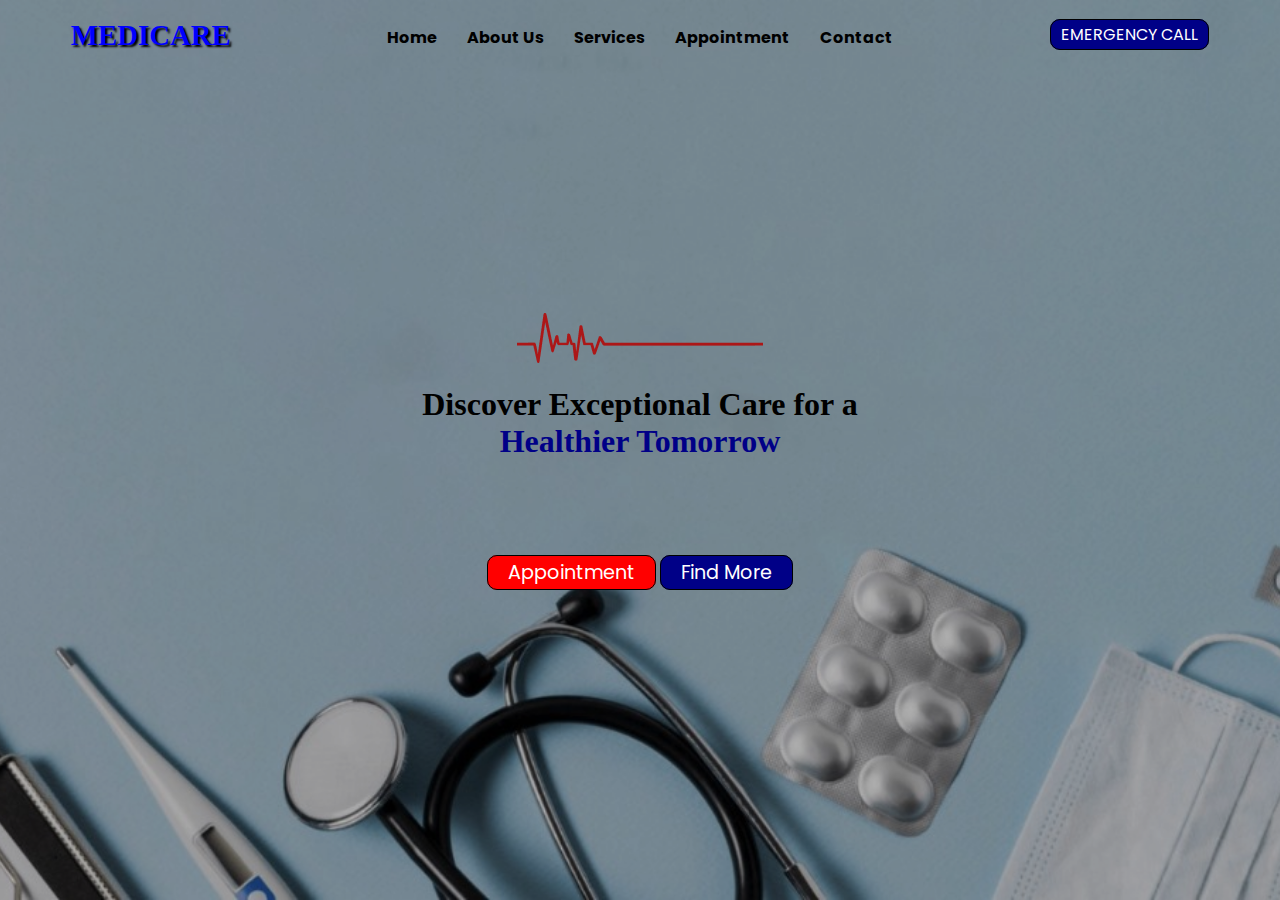
<file: index.html>
<!DOCTYPE html>
<html lang="en">
<head>
    <meta charset="UTF-8">
    <meta name="viewport" content="width=device-width, initial-scale=1.0">
    <!-- google fonts -->
    <link rel="preconnect" href="https://fonts.googleapis.com">
     <link rel="preconnect" href="https://fonts.gstatic.com" crossorigin>
    <link href="https://fonts.googleapis.com/css2?family=Poppins:ital,wght@0,100;0,200;0,300;0,400;0,500;0,600;0,700;0,800;0,900;1,100;1,200;1,300;1,400;1,500;1,600;1,700;1,800;1,900&display=swap" rel="stylesheet">
    <!--font awesome-->
    <link rel="stylesheet" href="https://cdnjs.cloudflare.com/ajax/libs/font-awesome/4.7.0/css/font-awesome.min.css">
    <link rel="stylesheet" href="style.css">
    <title>Medicare</title>
</head>
<body>
    <!--hero section starts-->
    <div id="hero">
        <div id="hero_content">
    <!--<h1>MEDICARE</h1>-->
    <img src="lifeline.png" alt="lifeline">
   <h6 >Discover Exceptional Care for a</h6>
   <h4> Healthier Tomorrow</h4>
   <div><h5> </h5></div>
   
    <a id="appo" href="">Appointment</a>
    <a id="find" href="">Find More</a>
    <!--hero section ends-->

 
</div>
</div>
   <!--header starts-->
<div id="header">
    <nav id="navbar">
       
        <h1>MEDICARE</h1>
        <ul>
         <li><a href="C:\Users\Ishika Garg\Desktop\programs\projectmedicare\index.html" style="font-weight: bold;">Home</a></li>
         <li><a href="C:\Users\Ishika Garg\Desktop\programs\projectmedicare\aboutus.html" style="font-weight: bold;">About Us</a></li>
         <li><a href="C:\Users\Ishika Garg\Desktop\programs\projectmedicare\endsem.html" style="font-weight: bold;">Services</a></li>
         <li><a href="C:\Users\Ishika Garg\Desktop\programs\projectmedicare\medicare.html" style="font-weight: bold;">Appointment</a></li>
         <li><a href="C:\Users\Ishika Garg\Desktop\programs\projectmedicare\contact.html" style="font-weight: bold;">Contact</a></li>
        
        </ul>
             <li><a id="k" href="">EMERGENCY CALL</a></li>
       
    </nav>
    <div id="mobile_menu">
        <ul>
            <li><a href="#hero">Home</a></li>
            <li><a href="#menu">about Us</a></li>
            <li><a href="#about">Services</a></li>
            <li><a href="#contact">Appointment</a></li>
            <li><a href="#contact">Contact</a></li>
           </ul>
    </div>
    </div>
</file>
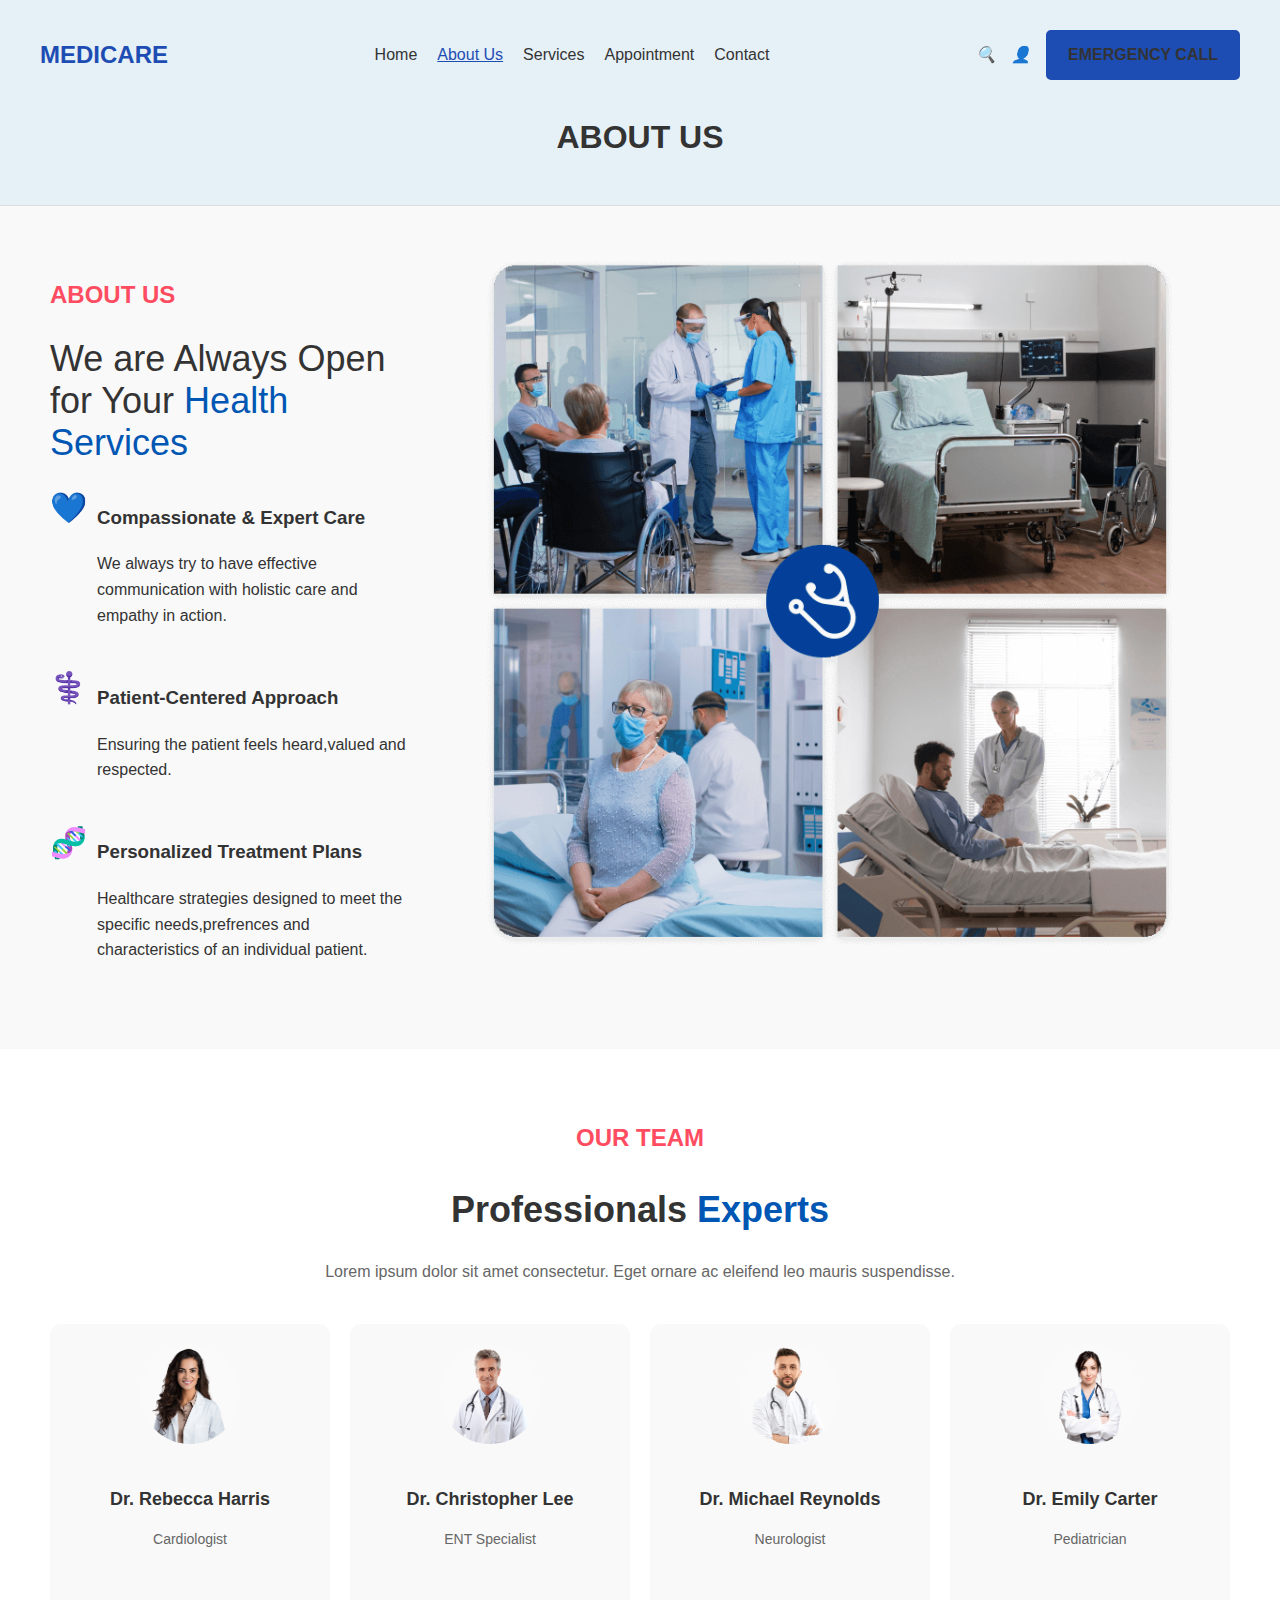
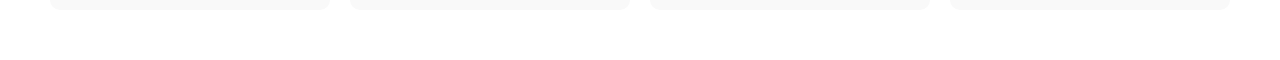
<file: aboutus.html>
<!DOCTYPE html>
<html lang="en">
<head>
    <meta charset="UTF-8">
    <meta name="viewport" content="width=device-width, initial-scale=1.0">
    <title>Health Services</title>
    <link rel="stylesheet" href="styles.css">
</head>
<body>
    <header class="header">
        <div class="header-container">
            <!-- Logo -->
            <div class="logo">
                <h1>MEDICARE</h1>
            </div>

            <!-- Navigation -->
            <nav class="nav">
                <ul>
                    <li><a href="C:\Users\Ishika Garg\Desktop\programs\projectmedicare\index.html">Home</a></li>
                    <li><a href="C:\Users\Ishika Garg\Desktop\programs\projectmedicare\aboutus.html" class="active">About Us</a></li>
                    <li><a href="C:\Users\Ishika Garg\Desktop\programs\projectmedicare\endsem.html">Services</a></li>
                    <li><a href="C:\Users\Ishika Garg\Desktop\programs\projectmedicare\medicare.html">Appointment</a></li>
                    <li><a href="C:\Users\Ishika Garg\Desktop\programs\projectmedicare\contact.html">Contact</a></li>
                </ul>
            </nav>

            <!-- Icons and Call Button -->
            <div class="header-icons">
                <a href="#"><i class="search-icon">🔍</i></a>
                <a href="#"><i class="user-icon">👤</i></a>
                <a href="tel:1234567890" class="call-button">EMERGENCY CALL</a>
            </div>
        </div>
        <center><h1>ABOUT US</h1></center>
    </header>
    
    <!-- About Us Section -->
    <section class="about-us">
        <div class="about-container">
            <div class="about-text">
                <h2>ABOUT US</h2>
                <h1>We are Always Open for Your <span>Health Services</span></h1>
                <div class="about-feature">
                    <div class="feature-item">
                        <div class="icon">💙</div>
                        <div>
                            <h3>Compassionate & Expert Care</h3>
                            <p>We always try to have effective communication with holistic care and empathy in action.</p>
                        </div>
                    </div>
                    <div class="feature-item">
                        <div class="icon">⚕️</div>
                        <div>
                            <h3>Patient-Centered Approach</h3>
                            <p>Ensuring the patient feels heard,valued and respected.</p>
                        </div>
                    </div>
                    <div class="feature-item">
                        <div class="icon">🧬</div>
                        <div>
                            <h3>Personalized Treatment Plans</h3>
                            <p>Healthcare strategies designed to meet the specific needs,prefrences and characteristics of an individual patient.</p>
                        </div>
                    </div>
                </div>
            </div>
            <div class="about-images">
                <img src="about-image-1.png" alt="Health Image 1">
                 
            </div>
        </div>
    </section>

    <!-- Our Team Section -->
    <section class="our-team">
        <div class="team-container">
            <h2>OUR TEAM</h2>
            <h1>Professionals <span>Experts</span></h1>
            <p>Lorem ipsum dolor sit amet consectetur. Eget ornare ac eleifend leo mauris suspendisse.</p>
            <div class="team-grid">
                <div class="team-member">
                    <img src="team-1.png" alt="Dr. Rebecca Harris">
                    <h3>Dr. Rebecca Harris</h3>
                    <p>Cardiologist</p>
                </div>
                <div class="team-member">
                    <img src="team-2.png" alt="Dr. Christopher Lee">
                    <h3>Dr. Christopher Lee</h3>
                    <p>ENT Specialist</p>
                </div>
                <div class="team-member">
                    <img src="team-3.png" alt="Dr. Michael Reynolds">
                    <h3>Dr. Michael Reynolds</h3>
                    <p>Neurologist</p>
                </div>
                <div class="team-member">
                    <img src="team-4.png" alt="Dr. Emily Carter">
                    <h3>Dr. Emily Carter</h3>
                    <p>Pediatrician</p>
                </div>
            </div>
        </div>
    </section>
</body>
</html>
</file>
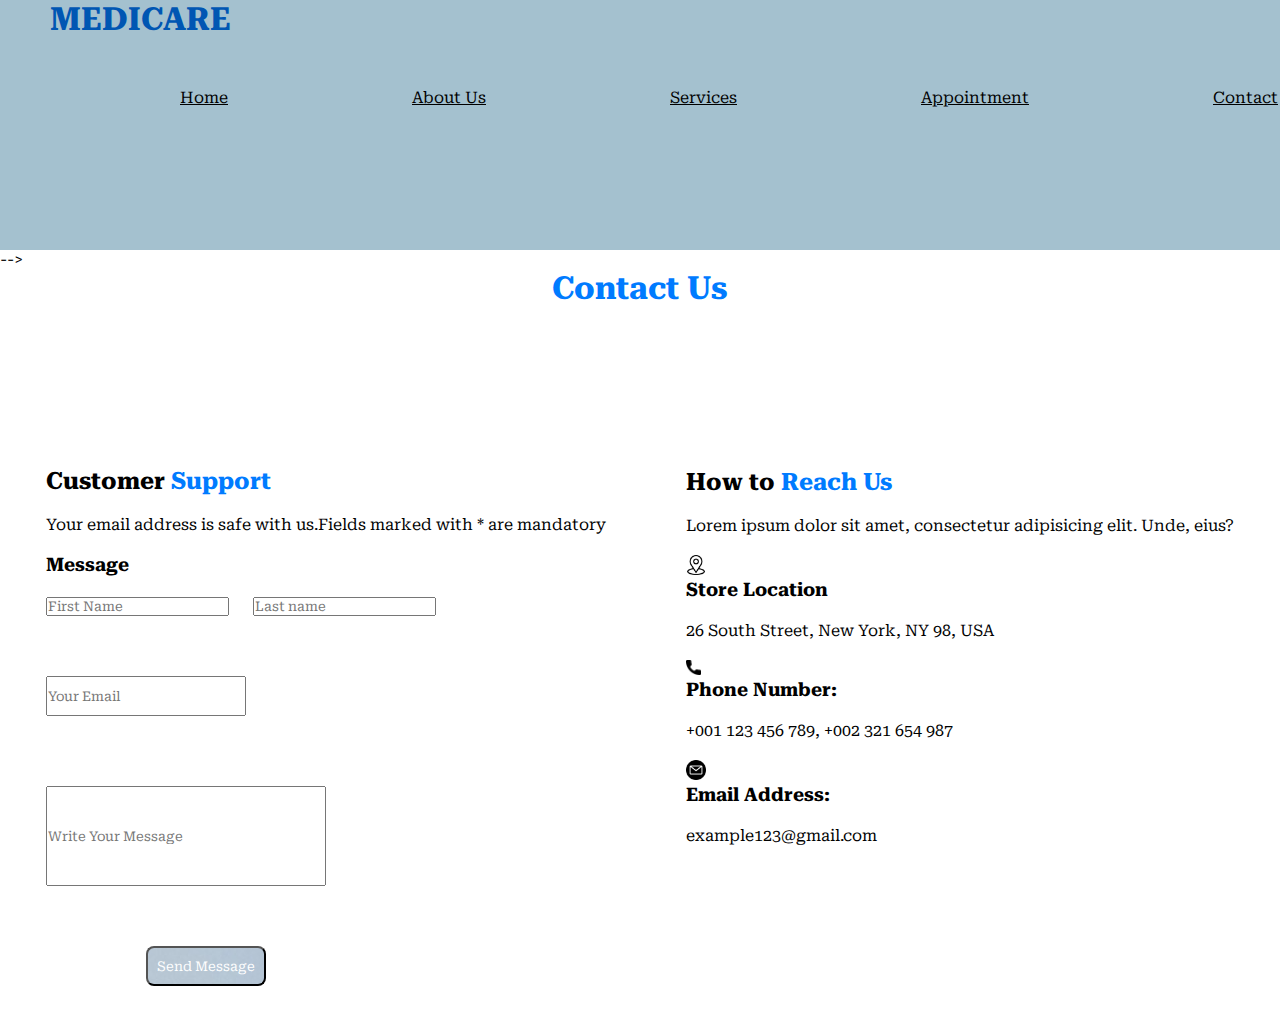
<file: contact.html>
<!DOCTYPE html>
<html lang="en">
<head>
    <meta charset="UTF-8">
    <meta name="viewport" content="width=device-width, initial-scale=1.0">
    <title>Document</title>
    <link rel="stylesheet" href="contact.css">
    <!-- <link rel="stylesheet" href="https://fontawesome.com/icons/location-dot?f=classic&s=solid"> -->
    <style>
        @import url('https://fonts.googleapis.com/css2?family=Host+Grotesk:ital,wght@0,300..800;1,300..800&family=Roboto+Condensed:ital,wght@0,100..900;1,100..900&family=Roboto+Serif:ital,opsz,wght@0,8..144,100..900;1,8..144,100..900&family=Roboto:ital,wght@0,100;0,300;0,400;0,500;0,700;0,900;1,100;1,300;1,400;1,500;1,700;1,900&display=swap');
        </style>
</head>
<body>
    <header>
        <section class="header-section">
            <H1> MEDICARE </H1>   

           <div> <a href="C:\Users\Ishika Garg\Desktop\programs\projectmedicare\index.html">Home</a>
            <a href="C:\Users\Ishika Garg\Desktop\programs\projectmedicare\aboutus.html">About Us</a>
            <a href="C:\Users\Ishika Garg\Desktop\programs\projectmedicare\endsem.html">Services</a>
            <a href="C:\Users\Ishika Garg\Desktop\programs\projectmedicare\medicare.html">Appointment</a>
            <a href="C:\Users\Ishika Garg\Desktop\programs\projectmedicare\contact.html">Contact</a> </div>
        </section>
    </header>
        
        <!-- <section class="section1">
            <div class="top">
                <h1>Services</h1>
                 <i class="fas fa-heartbeat text-red 500"></i> -->
                 <!-- <img src="./1000_F_212443140_Uf5mFHXWerAaTFtmiJ9aRy5W3ToYqf3B.jpg" alt="heartbeat" style="width: 10px; height: 10px;">
            </div>
                <h2 class="serv">We provide various <span class="blueserv">Healthcare Services</span></h2>
                <div class="para">
                <p class="loremserv">Lorem ipsum dolor sit amet consectetur adipisicing elit. Accusamus et reprehenderit minus praesentium repellendus inventore, delectus quos illum cupiditate, libero iusto maiores in vitae! Velit rerum excepturi voluptates deleniti cupiditate adipisci soluta, officia ullam quis.</p>
            </div>
        </section> --> -->
    <h1>Contact Us</h1>
    <section class="section-1">
    <div class="block1">
<h2>Customer <span class="blue">Support</span></h2>
<p>Your email address is safe with us.Fields marked with * are mandatory</p>


 <div class="message-box">
<form action="#" method="post" class="Message box">
<h3>Message</h3>
<div class="input-group-1">
<label for="first name"></label>
<input type="text" id="first-name" name="first name" placeholder="First Name" height="40px" >
</div>
<div class="input-group-2">
    <label for="last name"></label>
    <input type="text" id="last-name" name="last name" placeholder="Last name">

</div>
<div class="input-group-3">
    <label for="email"></label>
    <input type="text" id="email" name="email" placeholder="Your Email">
</div>
<div class="input-group-4">
    <label for="message"></label>
    <input type="text" id="message" name="message" placeholder="Write Your Message">
</div>
</form>


<button type="submit" class="submit-feedback">Send Message</button>
<!-- <div class="footer"> 
    <p></p>
</div> -->
</div>
    </div>
    <div class="block2">
        <h2>How to <span class="blue">Reach Us</span></h2>
        <p>Lorem ipsum dolor sit amet, consectetur adipisicing elit. Unde, eius?</p>
       <!-- <ul>
        <li> <h3>Store Location:</h3>
            <p>26 South Street, New York, NY 98, USA</p>
        </li>
        <li><h3>Phone Number: </h3>
            <p>+001 123 456 789, +002 321 654 987</p>
        </li>
        <li><h3>Email Address:</h3>
            <p>example123@gmail.com</p>
        </li>
        <li>
            c


        </li>
       </ul> -->
       <div> <img src="./location (1).png" alt="location" style="width: 20px; height: 20px;"> <h3>Store Location</h3>
       <p>26 South Street, New York, NY 98, USA</p> </div>
       <div> <img src="./call.png" alt="call" style="width: 15px; height: 15px;"><h3>Phone Number: </h3>
        <p>+001 123 456 789, +002 321 654 987</p>
    </div>
    <div> <img src="./email.png" alt="email" style="width: 20px; height: 20px;"><h3>Email Address:</h3>
        <p>example123@gmail.com</p></div>
    

    </div>
</section>
</body>
</html>
</file>
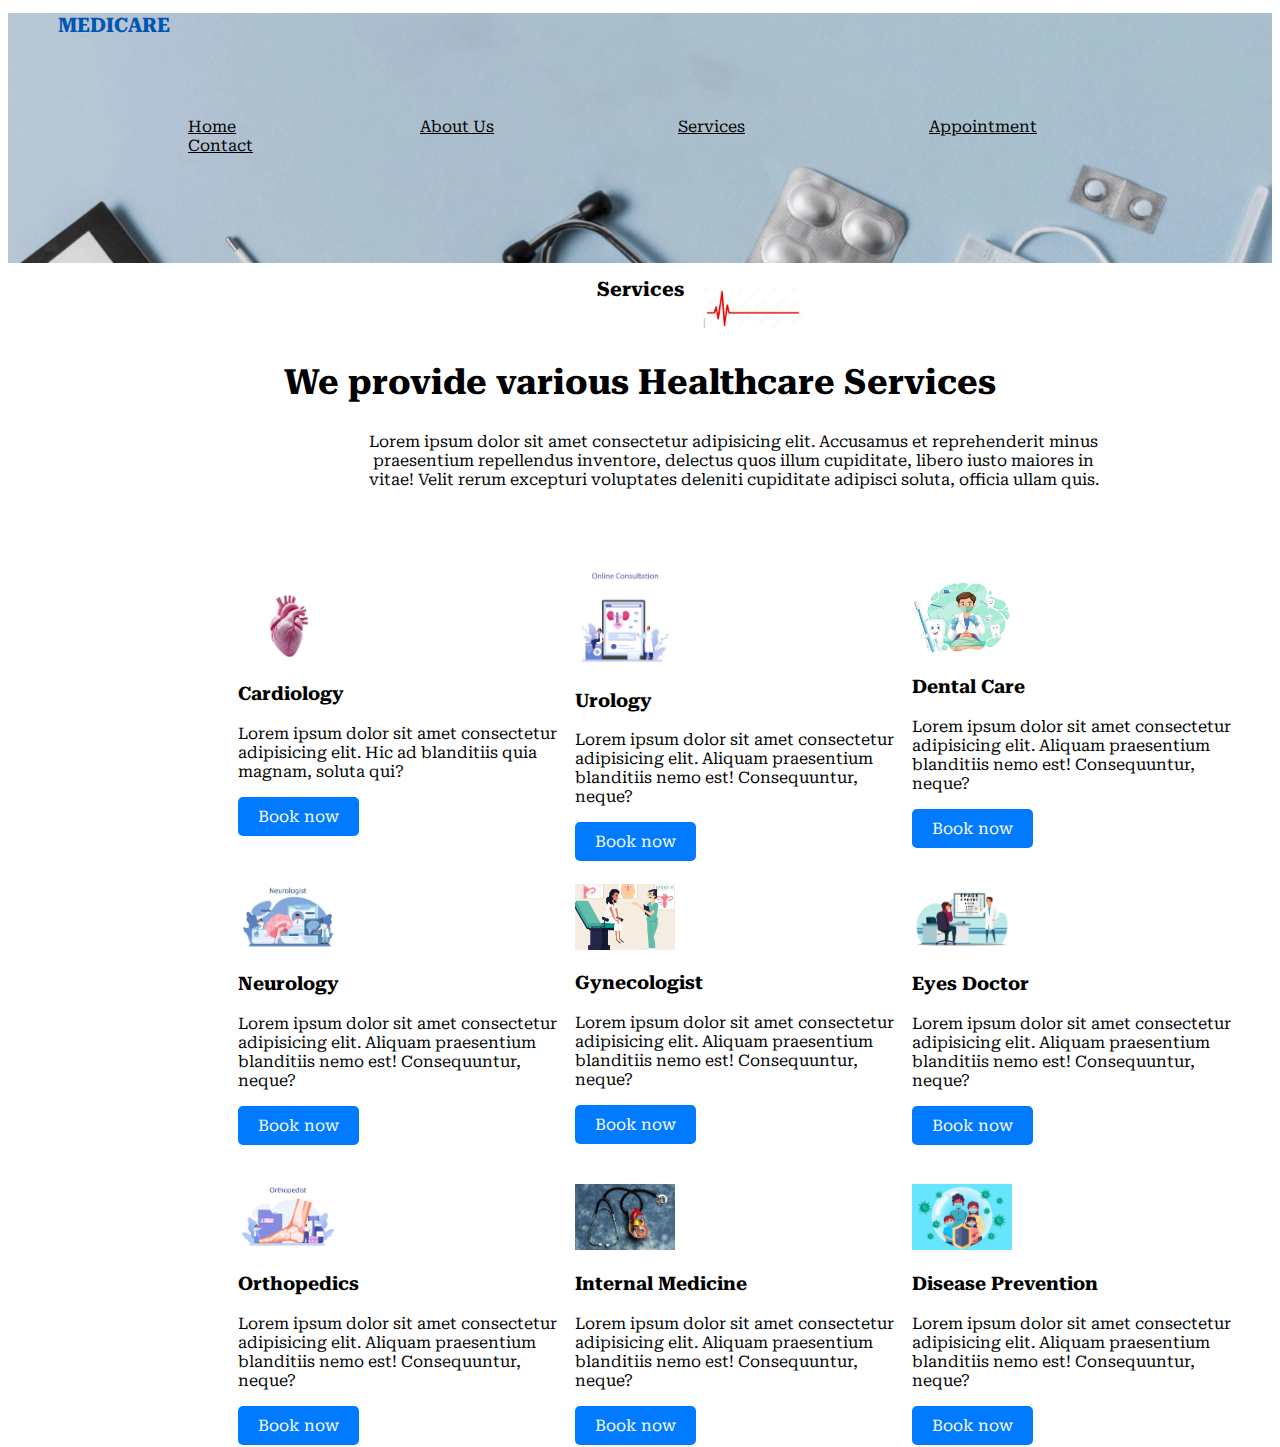
<file: endsem.html>
<!DOCTYPE html>
<html lang="en">
<head>
    <meta charset="UTF-8">
    <meta name="viewport" content="width=device-width, initial-scale=1.0">
    <title>Document</title>
    <link rel="stylesheet" href="endsem.css">

    <style>
        @import url('https://fonts.googleapis.com/css2?family=Host+Grotesk:ital,wght@0,300..800;1,300..800&family=Roboto+Condensed:ital,wght@0,100..900;1,100..900&family=Roboto+Serif:ital,opsz,wght@0,8..144,100..900;1,8..144,100..900&family=Roboto:ital,wght@0,100;0,300;0,400;0,500;0,700;0,900;1,100;1,300;1,400;1,500;1,700;1,900&display=swap');
        </style>
</head>
<body> 
<header>
    <section class="header-section">
        <H1> MEDICARE </H1>   
        
       <div> <a href="C:\Users\Ishika Garg\Desktop\programs\projectmedicare\index.html">Home</a>
        <a href="C:\Users\Ishika Garg\Desktop\programs\projectmedicare\aboutus.html">About Us</a>
        <a href="C:\Users\Ishika Garg\Desktop\programs\projectmedicare\endsem.html">Services</a>
        <a href="C:\Users\Ishika Garg\Desktop\programs\projectmedicare\medicare.html">Appointment</a>
        <a href="C:\Users\Ishika Garg\Desktop\programs\projectmedicare\contact.html">Contact</a> </div>
    </section>
</header>
    
    <section class="section1">
        <div class="top">
            <h1>Services</h1>
            <!-- <i class="fas fa-heartbeat text-red 500"></i> -->
             <img src="./1000_F_212443140_Uf5mFHXWerAaTFtmiJ9aRy5W3ToYqf3B.jpg" alt="heartbeat">
        </div>
            <h2 class="serv">We provide various <span class="blueserv">Healthcare Services</span></h2>
            <div class="para">
            <p class="loremserv">Lorem ipsum dolor sit amet consectetur adipisicing elit. Accusamus et reprehenderit minus praesentium repellendus inventore, delectus quos illum cupiditate, libero iusto maiores in vitae! Velit rerum excepturi voluptates deleniti cupiditate adipisci soluta, officia ullam quis.</p>
        </div>
    </section>
<section>
    <div class="section2">
<div class="grid-items heart"><img  src="./3d-realistic-heart_23-2151840450.jpg" alt="heart" style="margin: auto;" ><h3>Cardiology</h3> 
    <p>Lorem ipsum dolor sit amet consectetur adipisicing elit. Hic ad blanditiis quia magnam, soluta qui?</p>
    <!-- <button class="buttondoctor"><a href="gyn.html"><h4>Book Now</h4></a></button> -->
     <a href="gyn.html" class="button" >Book now</a>
</div>
<div class="grid-items uro"> <img src="./urologist-online-service-platform-idea-kidney-bladder-examination-treatment-online-consultation-vector-flat-illustration_613284-2234.jpg" alt="uro" style="margin: auto;"><h3>Urology</h3>
    <p>Lorem ipsum dolor sit amet consectetur adipisicing elit. Aliquam praesentium blanditiis nemo est! Consequuntur, neque?</p>
    <!-- <button class="buttondoctor"><a href="gyn.html"><h4>Book Now</h4></a></button> -->
    <a href="gyn.html" class="button" >Book now</a>
    
</div>
<div class="grid-items"> <img src="./dentist-man-examining-patient-teeth-white-background_1308-103308.jpg" alt="dental" style="margin: auto;"><h3>Dental Care</h3>
    <p>Lorem ipsum dolor sit amet consectetur adipisicing elit. Aliquam praesentium blanditiis nemo est! Consequuntur, neque?</p>
    <!-- <button class="buttondoctor"><a href="gyn.html"><h4>Book Now</h4></a></button> -->
    <a href="gyn.html" class="button" >Book now</a>
</div>
<div class="grid-items"> <img src="./neurologist-concept-doctor-examine-human-brain-idea-doctor-caring-about-patient-health-medical-mri-diagnosis-consultation-vector-illustration-cartoon-style_613284-2765.jpg" alt="neuro" style="margin: auto;"><h3>Neurology</h3>
    <p>Lorem ipsum dolor sit amet consectetur adipisicing elit. Aliquam praesentium blanditiis nemo est! Consequuntur, neque?</p>
    <!-- <button class="buttondoctor"><a href="gyn.html"><h4>Book Now</h4></a></button> -->
    <a href="gyn.html" class="button" >Book now</a>
</div>
<div class="grid-items"> <img src="./gynecology-consultation-concept_52683-45329.jpg" alt="gyno" style="margin: auto;"><h3>Gynecologist</h3>
     <p>Lorem ipsum dolor sit amet consectetur adipisicing elit. Aliquam praesentium blanditiis nemo est! Consequuntur, neque?</p>
     <!-- <button class="buttondoctor"><a href="gyn.html"><h4>Book Now</h4></a></button> -->
     <a href="gyn.html" class="button" >Book now</a>
    </div>
<div class="grid-items"><img src="./ophthalmologist-checks-patient-s-vision-points-letters-optical-eye-test-oculist-office-medical-treatment-hospital-clinic-service_575670-861.jpg" alt="eyes" style="margin: auto;"><h3>Eyes Doctor</h3> 
    <p>Lorem ipsum dolor sit amet consectetur adipisicing elit. Aliquam praesentium blanditiis nemo est! Consequuntur, neque?</p>
    <!-- <button class="buttondoctor"><a href="gyn.html"><h4>Book Now</h4></a></button> -->
    <a href="gyn.html" class="button" >Book now</a>
</div>
<div class="grid-items"><img src="./orthopedics-doctor-idea-joint-bone-treatment-human-anatomy-bone-structure-arthroplasty-prosthetics-vector-illustration-cartoon-style_613284-2785.jpg" alt="ortho" style="margin: auto;"><h3>Orthopedics</h3>
    <p>Lorem ipsum dolor sit amet consectetur adipisicing elit. Aliquam praesentium blanditiis nemo est! Consequuntur, neque?</p>
    <!-- <button class="buttondoctor"><a href="gyn.html"><h4>Book Now</h4></a></button> -->
    <a href="gyn.html" class="button" >Book now</a>
</div>
<div class="grid-items"><img src="./view-anatomic-heart-model-educational-purpose-with-stethoscope_23-2149894471.jpg" alt="med" style="margin: auto;"><h3>Internal Medicine</h3>
    <p>Lorem ipsum dolor sit amet consectetur adipisicing elit. Aliquam praesentium blanditiis nemo est! Consequuntur, neque?</p>
    <!-- <button class="buttondoctor"><a href="gyn.html"><h4>Book Now</h4></a></button> -->
    <a href="gyn.html" class="button" >Book now</a>
</div>
<div class="grid-items"><img src="./family-protected-from-virus_52683-38997.jpg" alt="disease" style="margin: auto;"><h3>Disease Prevention</h3>
    <p>Lorem ipsum dolor sit amet consectetur adipisicing elit. Aliquam praesentium blanditiis nemo est! Consequuntur, neque?</p>
    <!-- <button class="buttondoctor"><a href="gyn.html"><h4>Book Now</h4></a></button> -->
    <a href="gyn.html" class="button" >Book now</a>
</div>
</div>
</section>
</body>
</html>
</file>
<file: style.css>
*{
    margin: 0;
    padding: 0;
}

html{
    font-size: 100%;
    scroll-behavior: smooth;
}
body{
    font-family: "Poppins", sans-serif;
    overflow-x: hidden;
}
/*hero section*/
#hero{
    position: relative;
    width: 100vw;
    height: 100vh;
    display: flex;
    justify-content: center;
    align-items: center;
    text-align: center;
}
#hero::before{
    content: "";
    position: absolute;
    top: 0;
    left: 0;
    width: 100%;
    height: 100%;
    background-image: url(back.jpg);
    background-size: cover;
    background-position: center;
    background-repeat: no-repeat;
    background-attachment: fixed;
    filter:brightness(70%);

}

#hero_content{
    position: absolute;
}
#hero_content h1
{
    color:black;
    font-size: 2.8rem;
text-shadow: 2px 2px 2px #000;
}
#hero_content h6{
    color:black;
    font-size: 2rem;
    font-family: cursive;
    margin-top: 1rem;

}
#hero_content h4{
    color:rgb(0, 0, 135);
    font-size: 2rem;
    font-family: cursive;
    margin-bottom: 2rem;
}
#hero_content h5{
    padding: 25px 0 25px 0;
    color:white;
    margin-bottom: 1rem;
    text-align: justify;
    margin-top: 1rem;
}

#appo{
    color:white;
    padding: 3px 20px 3px 20px;
    border: 1px solid black;
    background: red;
    font-size: 1.2rem;
    text-decoration: none;
    border-radius: 10px;
    
}
#find{
    color:white;
    padding: 3px 20px 3px 20px;
    border: 1px solid black;
    background: rgb(0, 0, 135);;
    font-size: 1.2rem;
    text-decoration: none;
    border-radius: 10px;
}



#hero_content a:hover{
    background: black;
}
#k {
    color: white;
    padding: 3px 10px 3px 10px;
    border: 1px solid black;
    background: rgb(0, 0, 135);;
    font-size: 1rem; 
    text-decoration: none;
    border-radius: 10px; 
    margin-top: 10px;
    
}

#k:hover {
    background: rgb(55, 55, 139);
}


/*header section*/
#header{
    position:absolute;
    top: 0;
    width: 100vw;
    height: 70px;
    line-height: 70px;
}

#navbar{
    display: flex;
    justify-content: space-around;
    /*background: rgb(0, 0, 0, 0.5);*/
}
#navbar h1{
    color: blue;
    font-size: 1.8rem;
    text-shadow: 2px 2px 2px #000;
    font-family: cursive;
}
#navbar ul{
    display: flex;
    
}
#navbar ul li{
    list-style: none;
    padding: 3px 15px 3px 15px;
}
#navbar li{
    list-style: none;
}

/*#navbar ul li:hover,#phone a:hover, #mobile_menu ul li:hover{
    background: rgb(18, 131, 211);
    cursor:pointer;

}*/
#navbar ul li:hover {
    background-color: #0288d1; /* Light blue background */
    color: white; /* Text changes to white */
    transition: all 0.3s ease-in-out; /* Smooth transition */
}

#navbar ul li a:hover {
    color: #fff; /* Change text color on hover */
}

#navbar ul li a{
    text-decoration: none;
    color:black;
    font-size: 1.1 rem;
    list-style: none;
}
#call h1
{
    color:orange;
    padding: 3px 15px 3px 15px;
    font-family: cursive;
}
#mobile_menu{
   display:none ;
   height: 40px;
   line-height: 40px;
   background-color:red;
}
#mobile_menu ul{
    display: flex;
    justify-content: center;
}
#mobile_menu ul li{
    list-style: none;
    padding: 0px 5px 0px 5px;
}
#mobile_menu ul li a{
    text-decoration: none;
    color:white;
}
</file>
<file: styles.css>
/* General Styles */
body {
    font-family: Arial, sans-serif;
    margin: 0;
    padding: 0;
    line-height: 1.6;
    color: #333;
}

/* About Us Section */
.about-us {
    padding: 50px;
    display: flex;
    background-color: #f9f9f9;
}

.about-container {
    display: flex;
    max-width: 1200px;
    margin: 0 auto;
    flex-wrap: wrap;
}

.about-text {
    flex: 1;
    margin-right: 20px;
}

.about-text h2 {
    color: #ff4c61;
    text-transform: uppercase;
    margin-bottom: 10px;
}

.about-text h1 {
    font: 1em sans-serif;
    font-size: 36px;
    margin-bottom: 20px;
}

.about-text span {
    color: #0056b3;
}

.about-feature {
    margin-top: 20px;
}

.feature-item {
    display: flex;
    margin-bottom: 20px;
}

.feature-item .icon {
    font-size: 30px;
    color: #0056b3;
    margin-right: 10px;
}

.about-images {
    flex: 1;
    display: grid;
    grid-template-columns: repeat(2, 1fr);
}

.about-images img {
    width: 800px;
    height: auto;
    border-radius: 20px;
}

/* Our Team Section */
.our-team {
    padding: 50px;
    text-align: center;
    background-color: #ffffff;
}

.team-container {
    max-width: 1200px;
    margin: 0 auto;
}

.our-team h2 {
    color: #ff4c61;
    text-transform: uppercase;
    margin-bottom: 10px;
}

.our-team h1 {
    font-size: 36px;
    margin-bottom: 20px;
}

.our-team span {
    color: #0056b3;
}

.our-team p {
    margin-bottom: 40px;
    color: #666;
}

.team-grid {
    display: grid;
    grid-template-columns: repeat(4, 1fr);
    gap: 20px;
}

.team-member {
    background-color: #f9f9f9;
    padding: 20px;
    border-radius: 10px;
    text-align: center;
    overflow: hidden; /* Ensures smooth clipping of the animation */
    position: relative;
}

.team-member img {
    width: 100px;
    height: 100px;
    border-radius: 50%;
    margin-bottom: 15px;
    transition: transform 0.3s ease, box-shadow 0.3s ease;
}

.team-member:hover img {
    transform: scale(1.1); /* Slight zoom-in effect */
    box-shadow: 0 8px 20px rgba(0, 0, 0, 0.2); /* Adds a shadow on hover */
}

.team-member h3 {
    font-size: 18px;
    margin-bottom: 5px;
    transition: color 0.3s ease;
}

.team-member:hover h3 {
    color: #0056b3; /* Changes text color on hover */
}

.team-member p {
    color: #666;
    font-size: 14px;
    transition: color 0.3s ease;
}

.team-member:hover p {
    color: #333; /* Slightly darkens text color on hover */
}

/* Header Section */
.header {
    background-color: #e6f0f7; /* Light blue background */
    padding: 20px;
    border-bottom: 1px solid #ddd;
}

.header-container {
    max-width: 1200px;
    margin: 0 auto;
    display: flex;
    justify-content: space-between;
    align-items: center;
}

/* Logo Section */
.logo {
    display: flex;
    align-items: center;
    gap: 10px;
}

.logo img {
    width: 40px;
    height: 40px;
}

.logo h1 {
    font-size: 24px;
    color: #1d4db3; /* NovaCare blue */
}

/* Navigation Section */
.nav ul {
    list-style: none;
    display: flex;
    gap: 20px;
    margin: 0;
    padding: 0;
}

.nav ul li {
    display: inline;
}

.nav ul li a {
    text-decoration: none;
    color: #333;
    font-size: 16px;
    transition: color 0.3s ease;
}

.nav ul li a:hover,
.nav ul li a.active {
    color: #1d4db3; /* Active link blue */
    text-decoration: underline;
}

/* Icons and Call Button */
.header-icons {
    display: flex;
    align-items: center;
    gap: 15px;
}

.header-icons a {
    text-decoration: none;
    font-size: 16px;
    color: #333;
    transition: color 0.3s ease;
}

.header-icons a:hover {
    color: #1d4db3;
}

/* Emergency Call Button */
.call-button {
    background-color: #1d4db3; /* Initial blue background */
    color: #fff; /* Initial white text */
    padding: 10px 20px;
    border-radius: 5px;
    font-size: 14px;
    font-weight: bold;
    border: 2px solid #1d4db3; /* Blue border */
    transition: background-color 0.3s ease, color 0.3s ease;
}

.call-button:hover {
    background-color: #fff; /* Background changes to white */
    color: #1d4db3; /* Text changes to blue */
    border: 2px solid #1d4db3; /* Keeps the border blue */
}
</file>
<file: contact.css>
*{
    margin: 0;
    padding: 0;
    box-sizing: border-box;
    font-family: "Roboto Serif", serif;
}
h1{
    text-align: center;
    /* margin-top: 180px; */
    color: #007BFF;
    font-size: ;
}
.section-1{
display: flex;
justify-content: center;
align-items: center;

}
.header-section{
    width: 100%;
     /* margin-left: 40%; */
     height: 250px;
     background-color: #a4c1cf;
     background-size: auto;
     bac
 }
    .header-section a{
        /* color: aliceblue; */
        color: black;
        /* margin-right: 30px; */
        margin-left: 180px;
        margin-bottom: 40px;
    
    
    
    }
    .header-section h1{
        text-align: left;
        margin-left: 50px;
        /* margin-top: 1000px; */
        margin-bottom: 50px;
        color: #0056b3;
    }

 .block1{
    margin-top: 160px;
    margin-right: 80px;
    
 }
.block2{
    /* list-style-image: url("./email.png"); */
    margin-top: 10px;
}
.blue{
    color: #007BFF;
}
h2{
    margin-bottom: 20px;
}
p{
    margin-bottom: 20px;
}
h3{
    margin-bottom: 20px;
}
.message-box{
    margin-bottom: 30px;
}
ul{
    list-style-type: none;
    
}
.input-group-1,.input-group-2{
    display: inline-block;
    margin-right: 20px;
    margin-bottom: 30px;
    height: 30px;
    
    /* border-radius: 10px; */

}
/* .input-group-2 input{
    display: inline-block;
    margin-bottom: 20px;
    height: 30px;
} */
.input-group-3 input{
    margin-bottom: 50px;
    margin-top: 20px;
    /* margin-bottom: 20px; */
    height: 40px;
    width: 200px;
}
.input-group-4 input{
    margin-bottom: 50px;
    margin-top: 20px;
    /* margin-bottom: 20px; */
    height: 100px;
    width: 280px;
}
.submit-feedback{
    width: 120px;
    height: 40px;
    /* background-color: #007BFF; */
    background-image: url('./Screenshot\ 2024-11-29\ 013402.png');
    color: white;
    margin-left: 100px;
    margin-top: 10px;
    border-radius: 8px;
}
</file>
<file: endsem.css>
body{
    font-family: "Roboto Serif", serif;
    /* background-image: url('./WhatsApp\ Image\ 2024-11-27\ at\ 5.51.45\ PM.jpeg');
    background-size: cover; */


}
h1{
    text-align: center;
    font-size: 20px;
    /* margin-bottom: -200px; */
}
.serv{
    text-align: center;
    font-size: 35px;
}
.loremserv{
    width: 751px;
    text-align: center;
    
}
.para{
    margin-left: 350px;
}
img{
    width: 100px;
    margin-top: -200px;
   margin-left: 55%;
}
.section1{
    margin-bottom: 100px;
    color: black;
}
.section2{
    /* border-width: 100px 200px 100px 200px;
    border-style: solid;
    border-color: white;
    display: grid;
    place-items: start; */
    width: 80%;
    height: 500%;
    margin: auto;
    display: grid;
    grid-template-rows: 250px 250px 250px;
    grid-template-columns: repeat(3,1fr);
    align-items: center;
    justify-items: center;
    margin-left: 230px;
    row-gap: 50px;


}
/* .grid-items{
    /* border: 1px solid grey; */
    /* margin-bottom: 0;
    padding: auto;
    padding-bottom: -50px; */
} */
.buttondoctor{
    width: 100px;
    height: 30px;
    border-radius: 5px;
    background-color: #04409A;
    color: white;
    
}
/* h4{
    color: aliceblue;

} */
.header-section a{
    /* color: aliceblue; */
    color: black;
    /* margin-right: 30px; */
    margin-left: 180px;
    margin-bottom: 40px;
    


}
.header-section h1{
    text-align: left;
    margin-left: 50px;
    /* margin-top: 1000px; */
    margin-bottom: 80px;
    color: #0056b3;
}
.button {
    display: inline-block;      /* Makes it behave like a button */
    padding: 10px 20px;        /* Add padding for spacing */
    font-size: 16px;           /* Font size */
    color: white;              /* Text color */
    background-color: #007BFF; /* Background color (blue) */
    text-decoration: none;     /* Remove underline */
    border-radius: 5px;        /* Rounded corners */
    border: none;              /* No border */
    cursor: pointer;           /* Pointer cursor on hover */
}

.button:hover {
    background-color: #0056b3; /* Darker blue on hover */
}
.cardio{
    width: 105px;


}
.header-section{


   width: 100%;
    /* margin-left: 40%; */
    height: 250px;
    /* background-color: #a4c1cf; */
    /* background-image: url('./bg.jpeg'); */
    background-image: url('./Screenshot\ 2024-11-29\ 013402.png');

    background-size: cover;
    bac
}
</file>
